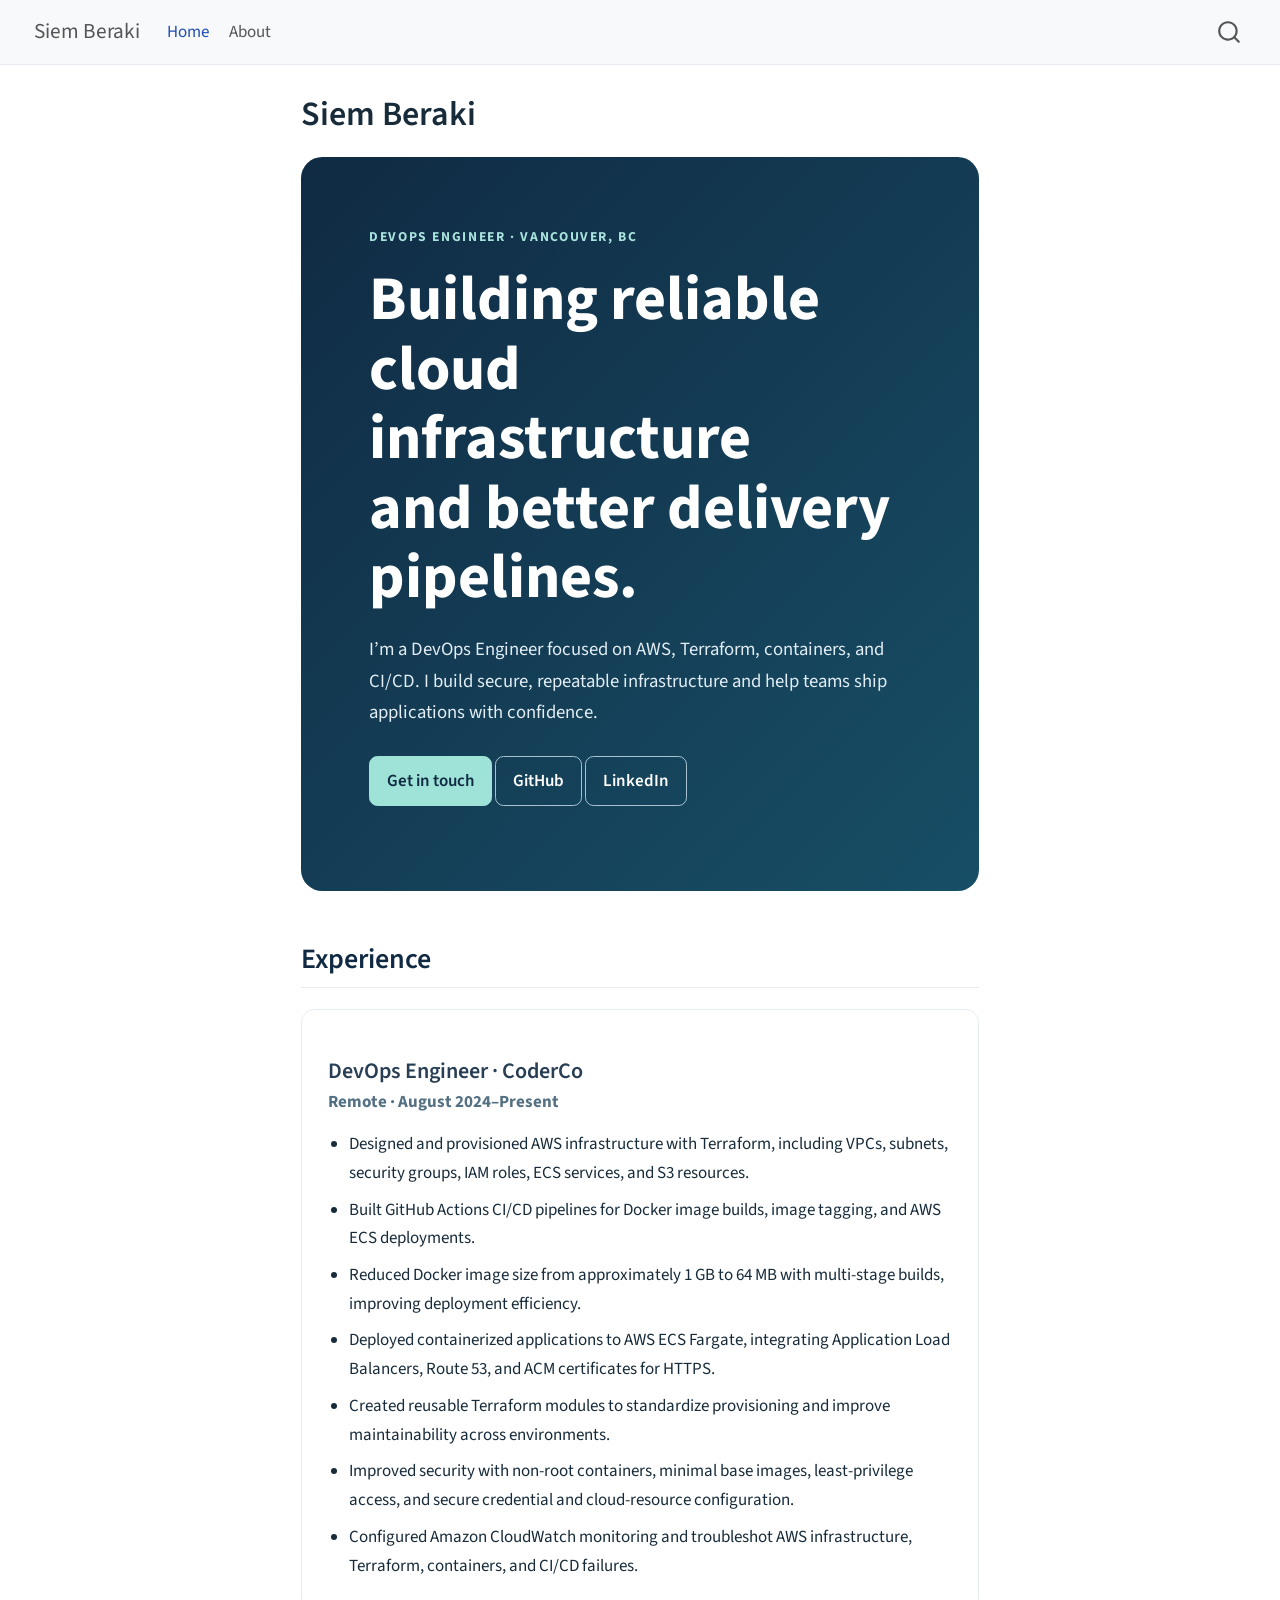
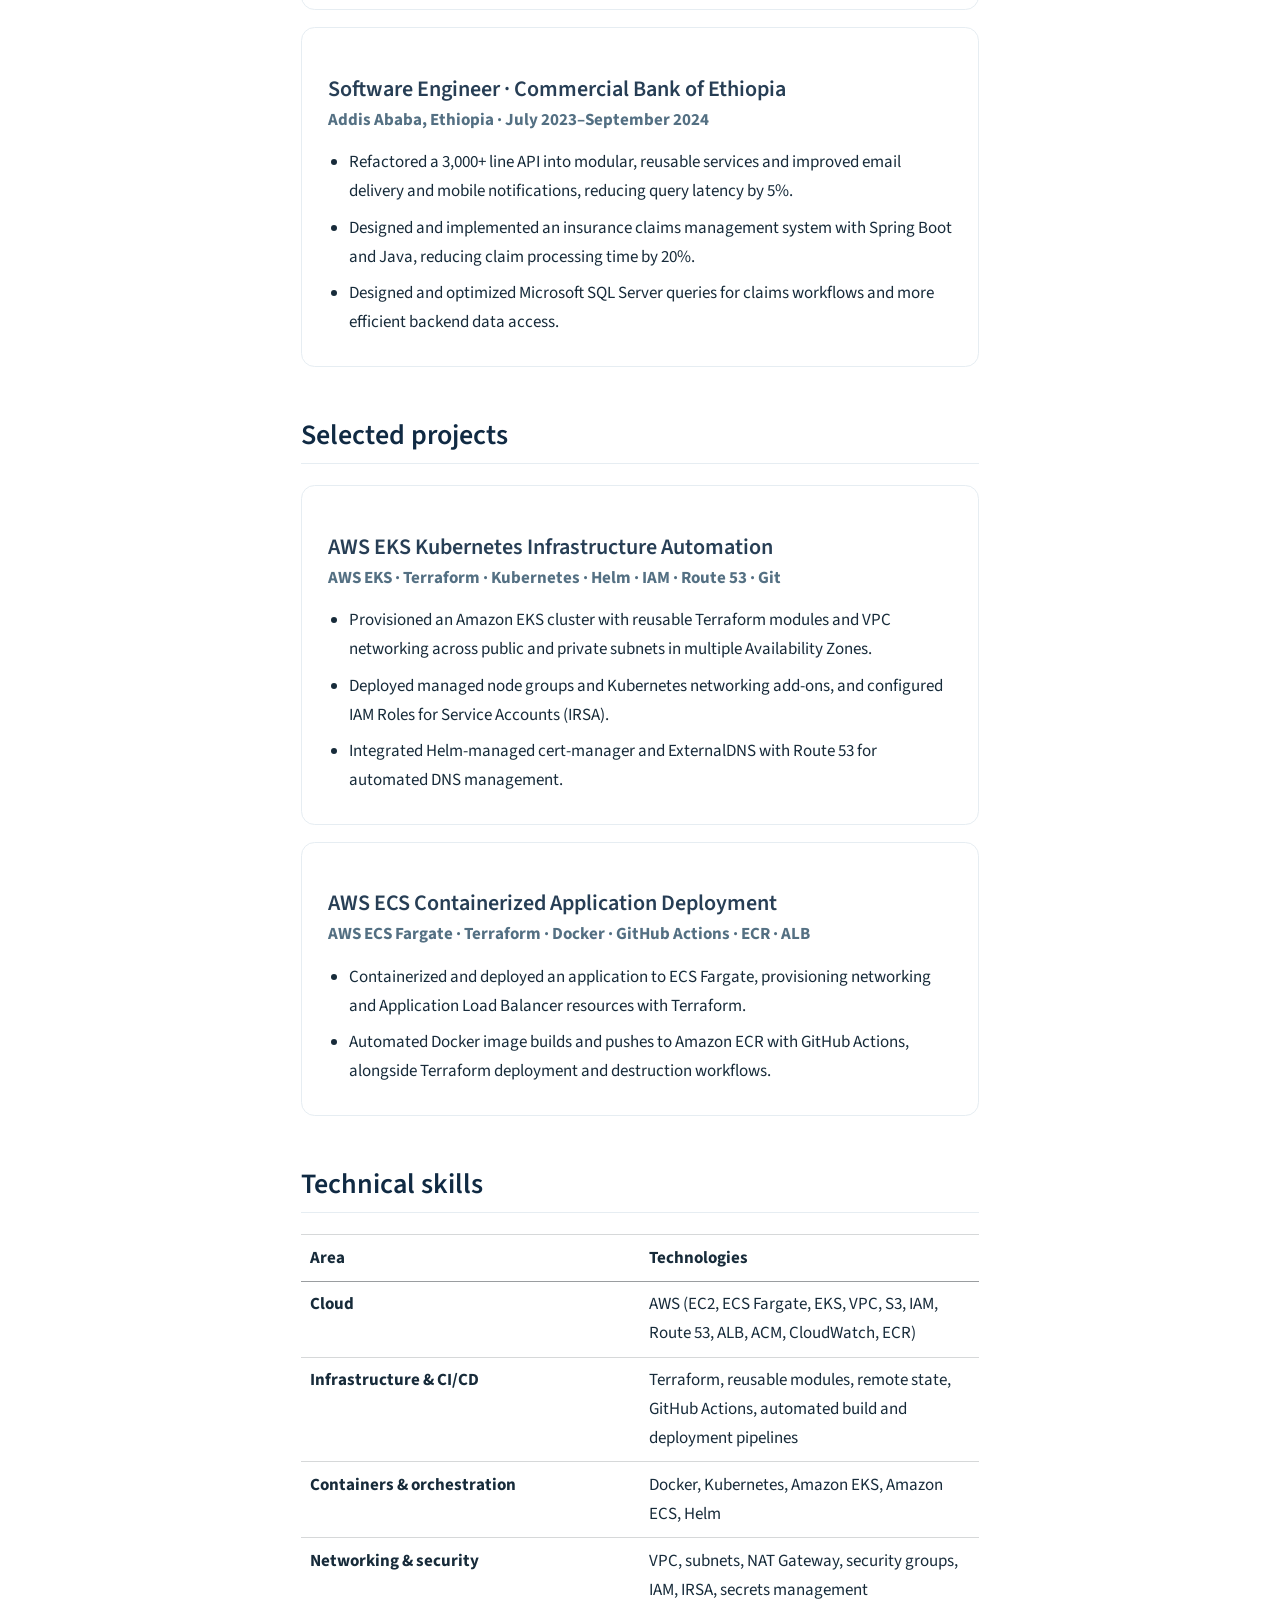
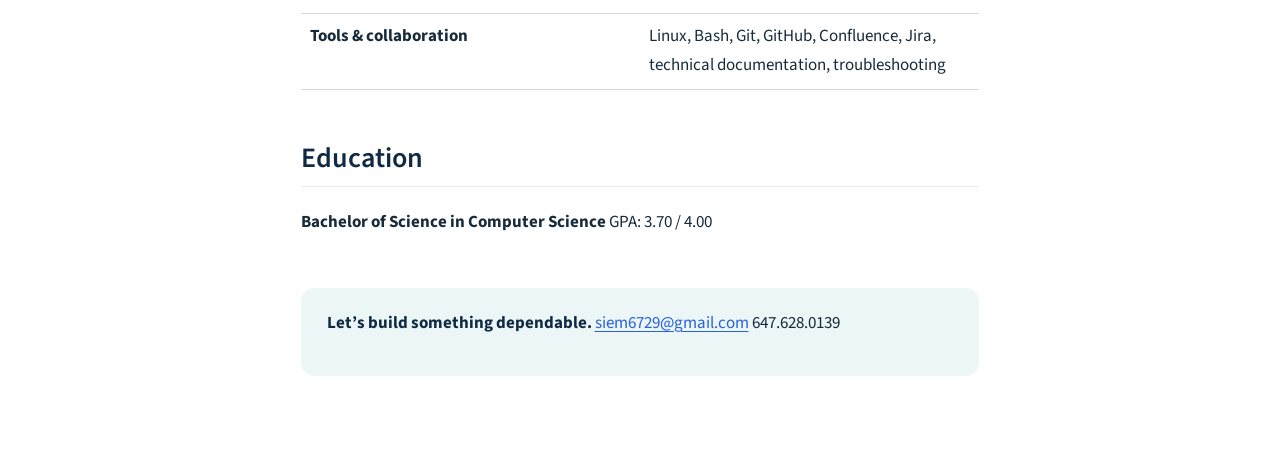
<file: docs/index.html>
<!DOCTYPE html>
<html xmlns="http://www.w3.org/1999/xhtml" lang="en" xml:lang="en"><head>

<meta charset="utf-8">
<meta name="generator" content="quarto-1.8.24">

<meta name="viewport" content="width=device-width, initial-scale=1.0, user-scalable=yes">


<title>Siem Beraki</title>
<style>
code{white-space: pre-wrap;}
span.smallcaps{font-variant: small-caps;}
div.columns{display: flex; gap: min(4vw, 1.5em);}
div.column{flex: auto; overflow-x: auto;}
div.hanging-indent{margin-left: 1.5em; text-indent: -1.5em;}
ul.task-list{list-style: none;}
ul.task-list li input[type="checkbox"] {
  width: 0.8em;
  margin: 0 0.8em 0.2em -1em; /* quarto-specific, see https://github.com/quarto-dev/quarto-cli/issues/4556 */
  vertical-align: middle;
}
</style>


<script src="site_libs/quarto-nav/quarto-nav.js"></script>
<script src="site_libs/quarto-nav/headroom.min.js"></script>
<script src="site_libs/clipboard/clipboard.min.js"></script>
<script src="site_libs/quarto-search/autocomplete.umd.js"></script>
<script src="site_libs/quarto-search/fuse.min.js"></script>
<script src="site_libs/quarto-search/quarto-search.js"></script>
<meta name="quarto:offset" content="./">
<script src="site_libs/quarto-html/quarto.js" type="module"></script>
<script src="site_libs/quarto-html/tabsets/tabsets.js" type="module"></script>
<script src="site_libs/quarto-html/axe/axe-check.js" type="module"></script>
<script src="site_libs/quarto-html/popper.min.js"></script>
<script src="site_libs/quarto-html/tippy.umd.min.js"></script>
<script src="site_libs/quarto-html/anchor.min.js"></script>
<link href="site_libs/quarto-html/tippy.css" rel="stylesheet">
<link href="site_libs/quarto-html/quarto-syntax-highlighting-dc55a5b9e770e841cd82e46aadbfb9b0.css" rel="stylesheet" id="quarto-text-highlighting-styles">
<script src="site_libs/bootstrap/bootstrap.min.js"></script>
<link href="site_libs/bootstrap/bootstrap-icons.css" rel="stylesheet">
<link href="site_libs/bootstrap/bootstrap-0a07d391e0b8c6bb575ac81fe40e0fdb.min.css" rel="stylesheet" append-hash="true" id="quarto-bootstrap" data-mode="light">
<script id="quarto-search-options" type="application/json">{
  "location": "navbar",
  "copy-button": false,
  "collapse-after": 3,
  "panel-placement": "end",
  "type": "overlay",
  "limit": 50,
  "keyboard-shortcut": [
    "f",
    "/",
    "s"
  ],
  "show-item-context": false,
  "language": {
    "search-no-results-text": "No results",
    "search-matching-documents-text": "matching documents",
    "search-copy-link-title": "Copy link to search",
    "search-hide-matches-text": "Hide additional matches",
    "search-more-match-text": "more match in this document",
    "search-more-matches-text": "more matches in this document",
    "search-clear-button-title": "Clear",
    "search-text-placeholder": "",
    "search-detached-cancel-button-title": "Cancel",
    "search-submit-button-title": "Submit",
    "search-label": "Search"
  }
}</script>


<link rel="stylesheet" href="styles.css">
</head>

<body class="nav-fixed fullcontent quarto-light">

<div id="quarto-search-results"></div>
  <header id="quarto-header" class="headroom fixed-top">
    <nav class="navbar navbar-expand-lg " data-bs-theme="dark">
      <div class="navbar-container container-fluid">
      <div class="navbar-brand-container mx-auto">
    <a href="./index.html" class="navbar-brand navbar-brand-logo">
    </a>
    <a class="navbar-brand" href="./index.html">
    <span class="navbar-title">Siem Beraki</span>
    </a>
  </div>
            <div id="quarto-search" class="" title="Search"></div>
          <button class="navbar-toggler" type="button" data-bs-toggle="collapse" data-bs-target="#navbarCollapse" aria-controls="navbarCollapse" role="menu" aria-expanded="false" aria-label="Toggle navigation" onclick="if (window.quartoToggleHeadroom) { window.quartoToggleHeadroom(); }">
  <span class="navbar-toggler-icon"></span>
</button>
          <div class="collapse navbar-collapse" id="navbarCollapse">
            <ul class="navbar-nav navbar-nav-scroll me-auto">
  <li class="nav-item">
    <a class="nav-link active" href="./index.html" aria-current="page">
<span class="menu-text">Home</span></a>
  </li>
  <li class="nav-item">
    <a class="nav-link" href="./about.html">
<span class="menu-text">About</span></a>
  </li>
</ul>
          </div> <!-- /navcollapse -->
            <div class="quarto-navbar-tools">
</div>
      </div> <!-- /container-fluid -->
    </nav>
</header>
<!-- content -->
<div id="quarto-content" class="quarto-container page-columns page-rows-contents page-layout-article page-navbar">
<!-- sidebar -->
<!-- margin-sidebar -->

<!-- main -->
<main class="content" id="quarto-document-content">

<header id="title-block-header" class="quarto-title-block default">
<div class="quarto-title">
<h1 class="title">Siem Beraki</h1>
</div>



<div class="quarto-title-meta">




  </div>



</header>


<div class="hero">
<p class="eyebrow">
DEVOPS ENGINEER · VANCOUVER, BC
</p>
<section id="building-reliable-cloud-infrastructure-and-better-delivery-pipelines." class="level1">
<h1>Building reliable cloud infrastructure<br>and better delivery pipelines.</h1>
<p class="hero-copy">
I’m a DevOps Engineer focused on AWS, Terraform, containers, and CI/CD. I build secure, repeatable infrastructure and help teams ship applications with confidence.
</p>
<div class="hero-links">
<p><a href="mailto:siem6729@gmail.com" class="button button-primary">Get in touch</a> <a href="https://github.com/siemberaki" class="button">GitHub</a> <a href="https://linkedin.com/in/siem-beraki" class="button">LinkedIn</a></p>
</div>
</section>
</div>
<section id="experience" class="level2">
<h2 class="anchored" data-anchor-id="experience">Experience</h2>
<section id="devops-engineer-coderco" class="level3 experience">
<h3 class="anchored" data-anchor-id="devops-engineer-coderco">DevOps Engineer · CoderCo</h3>
<p><strong>Remote · August 2024–Present</strong></p>
<ul>
<li>Designed and provisioned AWS infrastructure with Terraform, including VPCs, subnets, security groups, IAM roles, ECS services, and S3 resources.</li>
<li>Built GitHub Actions CI/CD pipelines for Docker image builds, image tagging, and AWS ECS deployments.</li>
<li>Reduced Docker image size from approximately 1 GB to 64 MB with multi-stage builds, improving deployment efficiency.</li>
<li>Deployed containerized applications to AWS ECS Fargate, integrating Application Load Balancers, Route 53, and ACM certificates for HTTPS.</li>
<li>Created reusable Terraform modules to standardize provisioning and improve maintainability across environments.</li>
<li>Improved security with non-root containers, minimal base images, least-privilege access, and secure credential and cloud-resource configuration.</li>
<li>Configured Amazon CloudWatch monitoring and troubleshot AWS infrastructure, Terraform, containers, and CI/CD failures.</li>
</ul>
</section>
<section id="software-engineer-commercial-bank-of-ethiopia" class="level3 experience">
<h3 class="anchored" data-anchor-id="software-engineer-commercial-bank-of-ethiopia">Software Engineer · Commercial Bank of Ethiopia</h3>
<p><strong>Addis Ababa, Ethiopia · July 2023–September 2024</strong></p>
<ul>
<li>Refactored a 3,000+ line API into modular, reusable services and improved email delivery and mobile notifications, reducing query latency by 5%.</li>
<li>Designed and implemented an insurance claims management system with Spring Boot and Java, reducing claim processing time by 20%.</li>
<li>Designed and optimized Microsoft SQL Server queries for claims workflows and more efficient backend data access.</li>
</ul>
</section>
</section>
<section id="selected-projects" class="level2">
<h2 class="anchored" data-anchor-id="selected-projects">Selected projects</h2>
<section id="aws-eks-kubernetes-infrastructure-automation" class="level3 project">
<h3 class="anchored" data-anchor-id="aws-eks-kubernetes-infrastructure-automation">AWS EKS Kubernetes Infrastructure Automation</h3>
<p><strong>AWS EKS · Terraform · Kubernetes · Helm · IAM · Route 53 · Git</strong></p>
<ul>
<li>Provisioned an Amazon EKS cluster with reusable Terraform modules and VPC networking across public and private subnets in multiple Availability Zones.</li>
<li>Deployed managed node groups and Kubernetes networking add-ons, and configured IAM Roles for Service Accounts (IRSA).</li>
<li>Integrated Helm-managed cert-manager and ExternalDNS with Route 53 for automated DNS management.</li>
</ul>
</section>
<section id="aws-ecs-containerized-application-deployment" class="level3 project">
<h3 class="anchored" data-anchor-id="aws-ecs-containerized-application-deployment">AWS ECS Containerized Application Deployment</h3>
<p><strong>AWS ECS Fargate · Terraform · Docker · GitHub Actions · ECR · ALB</strong></p>
<ul>
<li>Containerized and deployed an application to ECS Fargate, provisioning networking and Application Load Balancer resources with Terraform.</li>
<li>Automated Docker image builds and pushes to Amazon ECR with GitHub Actions, alongside Terraform deployment and destruction workflows.</li>
</ul>
</section>
</section>
<section id="technical-skills" class="level2">
<h2 class="anchored" data-anchor-id="technical-skills">Technical skills</h2>
<table class="caption-top table">
<colgroup>
<col style="width: 50%">
<col style="width: 50%">
</colgroup>
<thead>
<tr class="header">
<th style="text-align: left;">Area</th>
<th style="text-align: left;">Technologies</th>
</tr>
</thead>
<tbody>
<tr class="odd">
<td style="text-align: left;"><strong>Cloud</strong></td>
<td style="text-align: left;">AWS (EC2, ECS Fargate, EKS, VPC, S3, IAM, Route 53, ALB, ACM, CloudWatch, ECR)</td>
</tr>
<tr class="even">
<td style="text-align: left;"><strong>Infrastructure &amp; CI/CD</strong></td>
<td style="text-align: left;">Terraform, reusable modules, remote state, GitHub Actions, automated build and deployment pipelines</td>
</tr>
<tr class="odd">
<td style="text-align: left;"><strong>Containers &amp; orchestration</strong></td>
<td style="text-align: left;">Docker, Kubernetes, Amazon EKS, Amazon ECS, Helm</td>
</tr>
<tr class="even">
<td style="text-align: left;"><strong>Networking &amp; security</strong></td>
<td style="text-align: left;">VPC, subnets, NAT Gateway, security groups, IAM, IRSA, secrets management</td>
</tr>
<tr class="odd">
<td style="text-align: left;"><strong>Tools &amp; collaboration</strong></td>
<td style="text-align: left;">Linux, Bash, Git, GitHub, Confluence, Jira, technical documentation, troubleshooting</td>
</tr>
</tbody>
</table>
</section>
<section id="education" class="level2">
<h2 class="anchored" data-anchor-id="education">Education</h2>
<p><strong>Bachelor of Science in Computer Science</strong> GPA: 3.70 / 4.00</p>
<div class="contact-strip">
<p><strong>Let’s build something dependable.</strong> <a href="mailto:siem6729@gmail.com">siem6729@gmail.com</a> 647.628.0139</p>
</div>


</section>

</main> <!-- /main -->
<script id="quarto-html-after-body" type="application/javascript">
  window.document.addEventListener("DOMContentLoaded", function (event) {
    const icon = "";
    const anchorJS = new window.AnchorJS();
    anchorJS.options = {
      placement: 'right',
      icon: icon
    };
    anchorJS.add('.anchored');
    const isCodeAnnotation = (el) => {
      for (const clz of el.classList) {
        if (clz.startsWith('code-annotation-')) {
          return true;
        }
      }
      return false;
    }
    const onCopySuccess = function(e) {
      // button target
      const button = e.trigger;
      // don't keep focus
      button.blur();
      // flash "checked"
      button.classList.add('code-copy-button-checked');
      var currentTitle = button.getAttribute("title");
      button.setAttribute("title", "Copied!");
      let tooltip;
      if (window.bootstrap) {
        button.setAttribute("data-bs-toggle", "tooltip");
        button.setAttribute("data-bs-placement", "left");
        button.setAttribute("data-bs-title", "Copied!");
        tooltip = new bootstrap.Tooltip(button,
          { trigger: "manual",
            customClass: "code-copy-button-tooltip",
            offset: [0, -8]});
        tooltip.show();
      }
      setTimeout(function() {
        if (tooltip) {
          tooltip.hide();
          button.removeAttribute("data-bs-title");
          button.removeAttribute("data-bs-toggle");
          button.removeAttribute("data-bs-placement");
        }
        button.setAttribute("title", currentTitle);
        button.classList.remove('code-copy-button-checked');
      }, 1000);
      // clear code selection
      e.clearSelection();
    }
    const getTextToCopy = function(trigger) {
      const outerScaffold = trigger.parentElement.cloneNode(true);
      const codeEl = outerScaffold.querySelector('code');
      for (const childEl of codeEl.children) {
        if (isCodeAnnotation(childEl)) {
          childEl.remove();
        }
      }
      return codeEl.innerText;
    }
    const clipboard = new window.ClipboardJS('.code-copy-button:not([data-in-quarto-modal])', {
      text: getTextToCopy
    });
    clipboard.on('success', onCopySuccess);
    if (window.document.getElementById('quarto-embedded-source-code-modal')) {
      const clipboardModal = new window.ClipboardJS('.code-copy-button[data-in-quarto-modal]', {
        text: getTextToCopy,
        container: window.document.getElementById('quarto-embedded-source-code-modal')
      });
      clipboardModal.on('success', onCopySuccess);
    }
      var localhostRegex = new RegExp(/^(?:http|https):\/\/localhost\:?[0-9]*\//);
      var mailtoRegex = new RegExp(/^mailto:/);
        var filterRegex = new RegExp('/' + window.location.host + '/');
      var isInternal = (href) => {
          return filterRegex.test(href) || localhostRegex.test(href) || mailtoRegex.test(href);
      }
      // Inspect non-navigation links and adorn them if external
     var links = window.document.querySelectorAll('a[href]:not(.nav-link):not(.navbar-brand):not(.toc-action):not(.sidebar-link):not(.sidebar-item-toggle):not(.pagination-link):not(.no-external):not([aria-hidden]):not(.dropdown-item):not(.quarto-navigation-tool):not(.about-link)');
      for (var i=0; i<links.length; i++) {
        const link = links[i];
        if (!isInternal(link.href)) {
          // undo the damage that might have been done by quarto-nav.js in the case of
          // links that we want to consider external
          if (link.dataset.originalHref !== undefined) {
            link.href = link.dataset.originalHref;
          }
        }
      }
    function tippyHover(el, contentFn, onTriggerFn, onUntriggerFn) {
      const config = {
        allowHTML: true,
        maxWidth: 500,
        delay: 100,
        arrow: false,
        appendTo: function(el) {
            return el.parentElement;
        },
        interactive: true,
        interactiveBorder: 10,
        theme: 'quarto',
        placement: 'bottom-start',
      };
      if (contentFn) {
        config.content = contentFn;
      }
      if (onTriggerFn) {
        config.onTrigger = onTriggerFn;
      }
      if (onUntriggerFn) {
        config.onUntrigger = onUntriggerFn;
      }
      window.tippy(el, config);
    }
    const noterefs = window.document.querySelectorAll('a[role="doc-noteref"]');
    for (var i=0; i<noterefs.length; i++) {
      const ref = noterefs[i];
      tippyHover(ref, function() {
        // use id or data attribute instead here
        let href = ref.getAttribute('data-footnote-href') || ref.getAttribute('href');
        try { href = new URL(href).hash; } catch {}
        const id = href.replace(/^#\/?/, "");
        const note = window.document.getElementById(id);
        if (note) {
          return note.innerHTML;
        } else {
          return "";
        }
      });
    }
    const xrefs = window.document.querySelectorAll('a.quarto-xref');
    const processXRef = (id, note) => {
      // Strip column container classes
      const stripColumnClz = (el) => {
        el.classList.remove("page-full", "page-columns");
        if (el.children) {
          for (const child of el.children) {
            stripColumnClz(child);
          }
        }
      }
      stripColumnClz(note)
      if (id === null || id.startsWith('sec-')) {
        // Special case sections, only their first couple elements
        const container = document.createElement("div");
        if (note.children && note.children.length > 2) {
          container.appendChild(note.children[0].cloneNode(true));
          for (let i = 1; i < note.children.length; i++) {
            const child = note.children[i];
            if (child.tagName === "P" && child.innerText === "") {
              continue;
            } else {
              container.appendChild(child.cloneNode(true));
              break;
            }
          }
          if (window.Quarto?.typesetMath) {
            window.Quarto.typesetMath(container);
          }
          return container.innerHTML
        } else {
          if (window.Quarto?.typesetMath) {
            window.Quarto.typesetMath(note);
          }
          return note.innerHTML;
        }
      } else {
        // Remove any anchor links if they are present
        const anchorLink = note.querySelector('a.anchorjs-link');
        if (anchorLink) {
          anchorLink.remove();
        }
        if (window.Quarto?.typesetMath) {
          window.Quarto.typesetMath(note);
        }
        if (note.classList.contains("callout")) {
          return note.outerHTML;
        } else {
          return note.innerHTML;
        }
      }
    }
    for (var i=0; i<xrefs.length; i++) {
      const xref = xrefs[i];
      tippyHover(xref, undefined, function(instance) {
        instance.disable();
        let url = xref.getAttribute('href');
        let hash = undefined;
        if (url.startsWith('#')) {
          hash = url;
        } else {
          try { hash = new URL(url).hash; } catch {}
        }
        if (hash) {
          const id = hash.replace(/^#\/?/, "");
          const note = window.document.getElementById(id);
          if (note !== null) {
            try {
              const html = processXRef(id, note.cloneNode(true));
              instance.setContent(html);
            } finally {
              instance.enable();
              instance.show();
            }
          } else {
            // See if we can fetch this
            fetch(url.split('#')[0])
            .then(res => res.text())
            .then(html => {
              const parser = new DOMParser();
              const htmlDoc = parser.parseFromString(html, "text/html");
              const note = htmlDoc.getElementById(id);
              if (note !== null) {
                const html = processXRef(id, note);
                instance.setContent(html);
              }
            }).finally(() => {
              instance.enable();
              instance.show();
            });
          }
        } else {
          // See if we can fetch a full url (with no hash to target)
          // This is a special case and we should probably do some content thinning / targeting
          fetch(url)
          .then(res => res.text())
          .then(html => {
            const parser = new DOMParser();
            const htmlDoc = parser.parseFromString(html, "text/html");
            const note = htmlDoc.querySelector('main.content');
            if (note !== null) {
              // This should only happen for chapter cross references
              // (since there is no id in the URL)
              // remove the first header
              if (note.children.length > 0 && note.children[0].tagName === "HEADER") {
                note.children[0].remove();
              }
              const html = processXRef(null, note);
              instance.setContent(html);
            }
          }).finally(() => {
            instance.enable();
            instance.show();
          });
        }
      }, function(instance) {
      });
    }
        let selectedAnnoteEl;
        const selectorForAnnotation = ( cell, annotation) => {
          let cellAttr = 'data-code-cell="' + cell + '"';
          let lineAttr = 'data-code-annotation="' +  annotation + '"';
          const selector = 'span[' + cellAttr + '][' + lineAttr + ']';
          return selector;
        }
        const selectCodeLines = (annoteEl) => {
          const doc = window.document;
          const targetCell = annoteEl.getAttribute("data-target-cell");
          const targetAnnotation = annoteEl.getAttribute("data-target-annotation");
          const annoteSpan = window.document.querySelector(selectorForAnnotation(targetCell, targetAnnotation));
          const lines = annoteSpan.getAttribute("data-code-lines").split(",");
          const lineIds = lines.map((line) => {
            return targetCell + "-" + line;
          })
          let top = null;
          let height = null;
          let parent = null;
          if (lineIds.length > 0) {
              //compute the position of the single el (top and bottom and make a div)
              const el = window.document.getElementById(lineIds[0]);
              top = el.offsetTop;
              height = el.offsetHeight;
              parent = el.parentElement.parentElement;
            if (lineIds.length > 1) {
              const lastEl = window.document.getElementById(lineIds[lineIds.length - 1]);
              const bottom = lastEl.offsetTop + lastEl.offsetHeight;
              height = bottom - top;
            }
            if (top !== null && height !== null && parent !== null) {
              // cook up a div (if necessary) and position it
              let div = window.document.getElementById("code-annotation-line-highlight");
              if (div === null) {
                div = window.document.createElement("div");
                div.setAttribute("id", "code-annotation-line-highlight");
                div.style.position = 'absolute';
                parent.appendChild(div);
              }
              div.style.top = top - 2 + "px";
              div.style.height = height + 4 + "px";
              div.style.left = 0;
              let gutterDiv = window.document.getElementById("code-annotation-line-highlight-gutter");
              if (gutterDiv === null) {
                gutterDiv = window.document.createElement("div");
                gutterDiv.setAttribute("id", "code-annotation-line-highlight-gutter");
                gutterDiv.style.position = 'absolute';
                const codeCell = window.document.getElementById(targetCell);
                const gutter = codeCell.querySelector('.code-annotation-gutter');
                gutter.appendChild(gutterDiv);
              }
              gutterDiv.style.top = top - 2 + "px";
              gutterDiv.style.height = height + 4 + "px";
            }
            selectedAnnoteEl = annoteEl;
          }
        };
        const unselectCodeLines = () => {
          const elementsIds = ["code-annotation-line-highlight", "code-annotation-line-highlight-gutter"];
          elementsIds.forEach((elId) => {
            const div = window.document.getElementById(elId);
            if (div) {
              div.remove();
            }
          });
          selectedAnnoteEl = undefined;
        };
          // Handle positioning of the toggle
      window.addEventListener(
        "resize",
        throttle(() => {
          elRect = undefined;
          if (selectedAnnoteEl) {
            selectCodeLines(selectedAnnoteEl);
          }
        }, 10)
      );
      function throttle(fn, ms) {
      let throttle = false;
      let timer;
        return (...args) => {
          if(!throttle) { // first call gets through
              fn.apply(this, args);
              throttle = true;
          } else { // all the others get throttled
              if(timer) clearTimeout(timer); // cancel #2
              timer = setTimeout(() => {
                fn.apply(this, args);
                timer = throttle = false;
              }, ms);
          }
        };
      }
        // Attach click handler to the DT
        const annoteDls = window.document.querySelectorAll('dt[data-target-cell]');
        for (const annoteDlNode of annoteDls) {
          annoteDlNode.addEventListener('click', (event) => {
            const clickedEl = event.target;
            if (clickedEl !== selectedAnnoteEl) {
              unselectCodeLines();
              const activeEl = window.document.querySelector('dt[data-target-cell].code-annotation-active');
              if (activeEl) {
                activeEl.classList.remove('code-annotation-active');
              }
              selectCodeLines(clickedEl);
              clickedEl.classList.add('code-annotation-active');
            } else {
              // Unselect the line
              unselectCodeLines();
              clickedEl.classList.remove('code-annotation-active');
            }
          });
        }
    const findCites = (el) => {
      const parentEl = el.parentElement;
      if (parentEl) {
        const cites = parentEl.dataset.cites;
        if (cites) {
          return {
            el,
            cites: cites.split(' ')
          };
        } else {
          return findCites(el.parentElement)
        }
      } else {
        return undefined;
      }
    };
    var bibliorefs = window.document.querySelectorAll('a[role="doc-biblioref"]');
    for (var i=0; i<bibliorefs.length; i++) {
      const ref = bibliorefs[i];
      const citeInfo = findCites(ref);
      if (citeInfo) {
        tippyHover(citeInfo.el, function() {
          var popup = window.document.createElement('div');
          citeInfo.cites.forEach(function(cite) {
            var citeDiv = window.document.createElement('div');
            citeDiv.classList.add('hanging-indent');
            citeDiv.classList.add('csl-entry');
            var biblioDiv = window.document.getElementById('ref-' + cite);
            if (biblioDiv) {
              citeDiv.innerHTML = biblioDiv.innerHTML;
            }
            popup.appendChild(citeDiv);
          });
          return popup.innerHTML;
        });
      }
    }
  });
  </script>
</div> <!-- /content -->




</body></html>
</file>
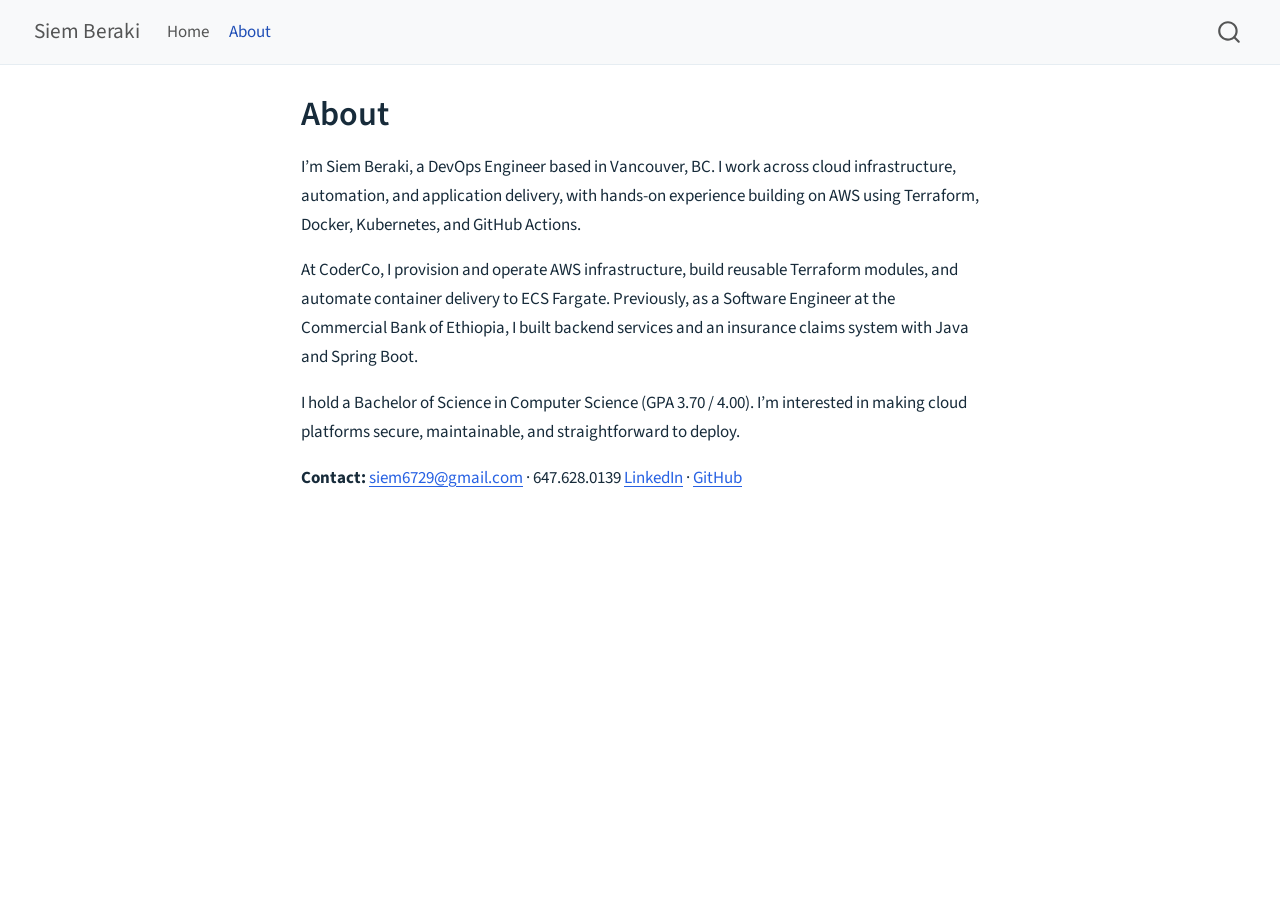
<file: docs/about.html>
<!DOCTYPE html>
<html xmlns="http://www.w3.org/1999/xhtml" lang="en" xml:lang="en"><head>

<meta charset="utf-8">
<meta name="generator" content="quarto-1.8.24">

<meta name="viewport" content="width=device-width, initial-scale=1.0, user-scalable=yes">


<title>About – Siem Beraki</title>
<style>
code{white-space: pre-wrap;}
span.smallcaps{font-variant: small-caps;}
div.columns{display: flex; gap: min(4vw, 1.5em);}
div.column{flex: auto; overflow-x: auto;}
div.hanging-indent{margin-left: 1.5em; text-indent: -1.5em;}
ul.task-list{list-style: none;}
ul.task-list li input[type="checkbox"] {
  width: 0.8em;
  margin: 0 0.8em 0.2em -1em; /* quarto-specific, see https://github.com/quarto-dev/quarto-cli/issues/4556 */
  vertical-align: middle;
}
</style>


<script src="site_libs/quarto-nav/quarto-nav.js"></script>
<script src="site_libs/quarto-nav/headroom.min.js"></script>
<script src="site_libs/clipboard/clipboard.min.js"></script>
<script src="site_libs/quarto-search/autocomplete.umd.js"></script>
<script src="site_libs/quarto-search/fuse.min.js"></script>
<script src="site_libs/quarto-search/quarto-search.js"></script>
<meta name="quarto:offset" content="./">
<script src="site_libs/quarto-html/quarto.js" type="module"></script>
<script src="site_libs/quarto-html/tabsets/tabsets.js" type="module"></script>
<script src="site_libs/quarto-html/axe/axe-check.js" type="module"></script>
<script src="site_libs/quarto-html/popper.min.js"></script>
<script src="site_libs/quarto-html/tippy.umd.min.js"></script>
<script src="site_libs/quarto-html/anchor.min.js"></script>
<link href="site_libs/quarto-html/tippy.css" rel="stylesheet">
<link href="site_libs/quarto-html/quarto-syntax-highlighting-dc55a5b9e770e841cd82e46aadbfb9b0.css" rel="stylesheet" id="quarto-text-highlighting-styles">
<script src="site_libs/bootstrap/bootstrap.min.js"></script>
<link href="site_libs/bootstrap/bootstrap-icons.css" rel="stylesheet">
<link href="site_libs/bootstrap/bootstrap-0a07d391e0b8c6bb575ac81fe40e0fdb.min.css" rel="stylesheet" append-hash="true" id="quarto-bootstrap" data-mode="light">
<script id="quarto-search-options" type="application/json">{
  "location": "navbar",
  "copy-button": false,
  "collapse-after": 3,
  "panel-placement": "end",
  "type": "overlay",
  "limit": 50,
  "keyboard-shortcut": [
    "f",
    "/",
    "s"
  ],
  "show-item-context": false,
  "language": {
    "search-no-results-text": "No results",
    "search-matching-documents-text": "matching documents",
    "search-copy-link-title": "Copy link to search",
    "search-hide-matches-text": "Hide additional matches",
    "search-more-match-text": "more match in this document",
    "search-more-matches-text": "more matches in this document",
    "search-clear-button-title": "Clear",
    "search-text-placeholder": "",
    "search-detached-cancel-button-title": "Cancel",
    "search-submit-button-title": "Submit",
    "search-label": "Search"
  }
}</script>


<link rel="stylesheet" href="styles.css">
</head>

<body class="nav-fixed fullcontent quarto-light">

<div id="quarto-search-results"></div>
  <header id="quarto-header" class="headroom fixed-top">
    <nav class="navbar navbar-expand-lg " data-bs-theme="dark">
      <div class="navbar-container container-fluid">
      <div class="navbar-brand-container mx-auto">
    <a href="./index.html" class="navbar-brand navbar-brand-logo">
    </a>
    <a class="navbar-brand" href="./index.html">
    <span class="navbar-title">Siem Beraki</span>
    </a>
  </div>
            <div id="quarto-search" class="" title="Search"></div>
          <button class="navbar-toggler" type="button" data-bs-toggle="collapse" data-bs-target="#navbarCollapse" aria-controls="navbarCollapse" role="menu" aria-expanded="false" aria-label="Toggle navigation" onclick="if (window.quartoToggleHeadroom) { window.quartoToggleHeadroom(); }">
  <span class="navbar-toggler-icon"></span>
</button>
          <div class="collapse navbar-collapse" id="navbarCollapse">
            <ul class="navbar-nav navbar-nav-scroll me-auto">
  <li class="nav-item">
    <a class="nav-link" href="./index.html">
<span class="menu-text">Home</span></a>
  </li>
  <li class="nav-item">
    <a class="nav-link active" href="./about.html" aria-current="page">
<span class="menu-text">About</span></a>
  </li>
</ul>
          </div> <!-- /navcollapse -->
            <div class="quarto-navbar-tools">
</div>
      </div> <!-- /container-fluid -->
    </nav>
</header>
<!-- content -->
<div id="quarto-content" class="quarto-container page-columns page-rows-contents page-layout-article page-navbar">
<!-- sidebar -->
<!-- margin-sidebar -->

<!-- main -->
<main class="content" id="quarto-document-content">

<header id="title-block-header" class="quarto-title-block default">
<div class="quarto-title">
<h1 class="title">About</h1>
</div>



<div class="quarto-title-meta">




  </div>



</header>


<p>I’m Siem Beraki, a DevOps Engineer based in Vancouver, BC. I work across cloud infrastructure, automation, and application delivery, with hands-on experience building on AWS using Terraform, Docker, Kubernetes, and GitHub Actions.</p>
<p>At CoderCo, I provision and operate AWS infrastructure, build reusable Terraform modules, and automate container delivery to ECS Fargate. Previously, as a Software Engineer at the Commercial Bank of Ethiopia, I built backend services and an insurance claims system with Java and Spring Boot.</p>
<p>I hold a Bachelor of Science in Computer Science (GPA 3.70 / 4.00). I’m interested in making cloud platforms secure, maintainable, and straightforward to deploy.</p>
<p><strong>Contact:</strong> <a href="mailto:siem6729@gmail.com">siem6729@gmail.com</a> · 647.628.0139 <a href="https://linkedin.com/in/siem-beraki">LinkedIn</a> · <a href="https://github.com/siemberaki">GitHub</a></p>



</main> <!-- /main -->
<script id="quarto-html-after-body" type="application/javascript">
  window.document.addEventListener("DOMContentLoaded", function (event) {
    const icon = "";
    const anchorJS = new window.AnchorJS();
    anchorJS.options = {
      placement: 'right',
      icon: icon
    };
    anchorJS.add('.anchored');
    const isCodeAnnotation = (el) => {
      for (const clz of el.classList) {
        if (clz.startsWith('code-annotation-')) {
          return true;
        }
      }
      return false;
    }
    const onCopySuccess = function(e) {
      // button target
      const button = e.trigger;
      // don't keep focus
      button.blur();
      // flash "checked"
      button.classList.add('code-copy-button-checked');
      var currentTitle = button.getAttribute("title");
      button.setAttribute("title", "Copied!");
      let tooltip;
      if (window.bootstrap) {
        button.setAttribute("data-bs-toggle", "tooltip");
        button.setAttribute("data-bs-placement", "left");
        button.setAttribute("data-bs-title", "Copied!");
        tooltip = new bootstrap.Tooltip(button,
          { trigger: "manual",
            customClass: "code-copy-button-tooltip",
            offset: [0, -8]});
        tooltip.show();
      }
      setTimeout(function() {
        if (tooltip) {
          tooltip.hide();
          button.removeAttribute("data-bs-title");
          button.removeAttribute("data-bs-toggle");
          button.removeAttribute("data-bs-placement");
        }
        button.setAttribute("title", currentTitle);
        button.classList.remove('code-copy-button-checked');
      }, 1000);
      // clear code selection
      e.clearSelection();
    }
    const getTextToCopy = function(trigger) {
      const outerScaffold = trigger.parentElement.cloneNode(true);
      const codeEl = outerScaffold.querySelector('code');
      for (const childEl of codeEl.children) {
        if (isCodeAnnotation(childEl)) {
          childEl.remove();
        }
      }
      return codeEl.innerText;
    }
    const clipboard = new window.ClipboardJS('.code-copy-button:not([data-in-quarto-modal])', {
      text: getTextToCopy
    });
    clipboard.on('success', onCopySuccess);
    if (window.document.getElementById('quarto-embedded-source-code-modal')) {
      const clipboardModal = new window.ClipboardJS('.code-copy-button[data-in-quarto-modal]', {
        text: getTextToCopy,
        container: window.document.getElementById('quarto-embedded-source-code-modal')
      });
      clipboardModal.on('success', onCopySuccess);
    }
      var localhostRegex = new RegExp(/^(?:http|https):\/\/localhost\:?[0-9]*\//);
      var mailtoRegex = new RegExp(/^mailto:/);
        var filterRegex = new RegExp('/' + window.location.host + '/');
      var isInternal = (href) => {
          return filterRegex.test(href) || localhostRegex.test(href) || mailtoRegex.test(href);
      }
      // Inspect non-navigation links and adorn them if external
     var links = window.document.querySelectorAll('a[href]:not(.nav-link):not(.navbar-brand):not(.toc-action):not(.sidebar-link):not(.sidebar-item-toggle):not(.pagination-link):not(.no-external):not([aria-hidden]):not(.dropdown-item):not(.quarto-navigation-tool):not(.about-link)');
      for (var i=0; i<links.length; i++) {
        const link = links[i];
        if (!isInternal(link.href)) {
          // undo the damage that might have been done by quarto-nav.js in the case of
          // links that we want to consider external
          if (link.dataset.originalHref !== undefined) {
            link.href = link.dataset.originalHref;
          }
        }
      }
    function tippyHover(el, contentFn, onTriggerFn, onUntriggerFn) {
      const config = {
        allowHTML: true,
        maxWidth: 500,
        delay: 100,
        arrow: false,
        appendTo: function(el) {
            return el.parentElement;
        },
        interactive: true,
        interactiveBorder: 10,
        theme: 'quarto',
        placement: 'bottom-start',
      };
      if (contentFn) {
        config.content = contentFn;
      }
      if (onTriggerFn) {
        config.onTrigger = onTriggerFn;
      }
      if (onUntriggerFn) {
        config.onUntrigger = onUntriggerFn;
      }
      window.tippy(el, config);
    }
    const noterefs = window.document.querySelectorAll('a[role="doc-noteref"]');
    for (var i=0; i<noterefs.length; i++) {
      const ref = noterefs[i];
      tippyHover(ref, function() {
        // use id or data attribute instead here
        let href = ref.getAttribute('data-footnote-href') || ref.getAttribute('href');
        try { href = new URL(href).hash; } catch {}
        const id = href.replace(/^#\/?/, "");
        const note = window.document.getElementById(id);
        if (note) {
          return note.innerHTML;
        } else {
          return "";
        }
      });
    }
    const xrefs = window.document.querySelectorAll('a.quarto-xref');
    const processXRef = (id, note) => {
      // Strip column container classes
      const stripColumnClz = (el) => {
        el.classList.remove("page-full", "page-columns");
        if (el.children) {
          for (const child of el.children) {
            stripColumnClz(child);
          }
        }
      }
      stripColumnClz(note)
      if (id === null || id.startsWith('sec-')) {
        // Special case sections, only their first couple elements
        const container = document.createElement("div");
        if (note.children && note.children.length > 2) {
          container.appendChild(note.children[0].cloneNode(true));
          for (let i = 1; i < note.children.length; i++) {
            const child = note.children[i];
            if (child.tagName === "P" && child.innerText === "") {
              continue;
            } else {
              container.appendChild(child.cloneNode(true));
              break;
            }
          }
          if (window.Quarto?.typesetMath) {
            window.Quarto.typesetMath(container);
          }
          return container.innerHTML
        } else {
          if (window.Quarto?.typesetMath) {
            window.Quarto.typesetMath(note);
          }
          return note.innerHTML;
        }
      } else {
        // Remove any anchor links if they are present
        const anchorLink = note.querySelector('a.anchorjs-link');
        if (anchorLink) {
          anchorLink.remove();
        }
        if (window.Quarto?.typesetMath) {
          window.Quarto.typesetMath(note);
        }
        if (note.classList.contains("callout")) {
          return note.outerHTML;
        } else {
          return note.innerHTML;
        }
      }
    }
    for (var i=0; i<xrefs.length; i++) {
      const xref = xrefs[i];
      tippyHover(xref, undefined, function(instance) {
        instance.disable();
        let url = xref.getAttribute('href');
        let hash = undefined;
        if (url.startsWith('#')) {
          hash = url;
        } else {
          try { hash = new URL(url).hash; } catch {}
        }
        if (hash) {
          const id = hash.replace(/^#\/?/, "");
          const note = window.document.getElementById(id);
          if (note !== null) {
            try {
              const html = processXRef(id, note.cloneNode(true));
              instance.setContent(html);
            } finally {
              instance.enable();
              instance.show();
            }
          } else {
            // See if we can fetch this
            fetch(url.split('#')[0])
            .then(res => res.text())
            .then(html => {
              const parser = new DOMParser();
              const htmlDoc = parser.parseFromString(html, "text/html");
              const note = htmlDoc.getElementById(id);
              if (note !== null) {
                const html = processXRef(id, note);
                instance.setContent(html);
              }
            }).finally(() => {
              instance.enable();
              instance.show();
            });
          }
        } else {
          // See if we can fetch a full url (with no hash to target)
          // This is a special case and we should probably do some content thinning / targeting
          fetch(url)
          .then(res => res.text())
          .then(html => {
            const parser = new DOMParser();
            const htmlDoc = parser.parseFromString(html, "text/html");
            const note = htmlDoc.querySelector('main.content');
            if (note !== null) {
              // This should only happen for chapter cross references
              // (since there is no id in the URL)
              // remove the first header
              if (note.children.length > 0 && note.children[0].tagName === "HEADER") {
                note.children[0].remove();
              }
              const html = processXRef(null, note);
              instance.setContent(html);
            }
          }).finally(() => {
            instance.enable();
            instance.show();
          });
        }
      }, function(instance) {
      });
    }
        let selectedAnnoteEl;
        const selectorForAnnotation = ( cell, annotation) => {
          let cellAttr = 'data-code-cell="' + cell + '"';
          let lineAttr = 'data-code-annotation="' +  annotation + '"';
          const selector = 'span[' + cellAttr + '][' + lineAttr + ']';
          return selector;
        }
        const selectCodeLines = (annoteEl) => {
          const doc = window.document;
          const targetCell = annoteEl.getAttribute("data-target-cell");
          const targetAnnotation = annoteEl.getAttribute("data-target-annotation");
          const annoteSpan = window.document.querySelector(selectorForAnnotation(targetCell, targetAnnotation));
          const lines = annoteSpan.getAttribute("data-code-lines").split(",");
          const lineIds = lines.map((line) => {
            return targetCell + "-" + line;
          })
          let top = null;
          let height = null;
          let parent = null;
          if (lineIds.length > 0) {
              //compute the position of the single el (top and bottom and make a div)
              const el = window.document.getElementById(lineIds[0]);
              top = el.offsetTop;
              height = el.offsetHeight;
              parent = el.parentElement.parentElement;
            if (lineIds.length > 1) {
              const lastEl = window.document.getElementById(lineIds[lineIds.length - 1]);
              const bottom = lastEl.offsetTop + lastEl.offsetHeight;
              height = bottom - top;
            }
            if (top !== null && height !== null && parent !== null) {
              // cook up a div (if necessary) and position it
              let div = window.document.getElementById("code-annotation-line-highlight");
              if (div === null) {
                div = window.document.createElement("div");
                div.setAttribute("id", "code-annotation-line-highlight");
                div.style.position = 'absolute';
                parent.appendChild(div);
              }
              div.style.top = top - 2 + "px";
              div.style.height = height + 4 + "px";
              div.style.left = 0;
              let gutterDiv = window.document.getElementById("code-annotation-line-highlight-gutter");
              if (gutterDiv === null) {
                gutterDiv = window.document.createElement("div");
                gutterDiv.setAttribute("id", "code-annotation-line-highlight-gutter");
                gutterDiv.style.position = 'absolute';
                const codeCell = window.document.getElementById(targetCell);
                const gutter = codeCell.querySelector('.code-annotation-gutter');
                gutter.appendChild(gutterDiv);
              }
              gutterDiv.style.top = top - 2 + "px";
              gutterDiv.style.height = height + 4 + "px";
            }
            selectedAnnoteEl = annoteEl;
          }
        };
        const unselectCodeLines = () => {
          const elementsIds = ["code-annotation-line-highlight", "code-annotation-line-highlight-gutter"];
          elementsIds.forEach((elId) => {
            const div = window.document.getElementById(elId);
            if (div) {
              div.remove();
            }
          });
          selectedAnnoteEl = undefined;
        };
          // Handle positioning of the toggle
      window.addEventListener(
        "resize",
        throttle(() => {
          elRect = undefined;
          if (selectedAnnoteEl) {
            selectCodeLines(selectedAnnoteEl);
          }
        }, 10)
      );
      function throttle(fn, ms) {
      let throttle = false;
      let timer;
        return (...args) => {
          if(!throttle) { // first call gets through
              fn.apply(this, args);
              throttle = true;
          } else { // all the others get throttled
              if(timer) clearTimeout(timer); // cancel #2
              timer = setTimeout(() => {
                fn.apply(this, args);
                timer = throttle = false;
              }, ms);
          }
        };
      }
        // Attach click handler to the DT
        const annoteDls = window.document.querySelectorAll('dt[data-target-cell]');
        for (const annoteDlNode of annoteDls) {
          annoteDlNode.addEventListener('click', (event) => {
            const clickedEl = event.target;
            if (clickedEl !== selectedAnnoteEl) {
              unselectCodeLines();
              const activeEl = window.document.querySelector('dt[data-target-cell].code-annotation-active');
              if (activeEl) {
                activeEl.classList.remove('code-annotation-active');
              }
              selectCodeLines(clickedEl);
              clickedEl.classList.add('code-annotation-active');
            } else {
              // Unselect the line
              unselectCodeLines();
              clickedEl.classList.remove('code-annotation-active');
            }
          });
        }
    const findCites = (el) => {
      const parentEl = el.parentElement;
      if (parentEl) {
        const cites = parentEl.dataset.cites;
        if (cites) {
          return {
            el,
            cites: cites.split(' ')
          };
        } else {
          return findCites(el.parentElement)
        }
      } else {
        return undefined;
      }
    };
    var bibliorefs = window.document.querySelectorAll('a[role="doc-biblioref"]');
    for (var i=0; i<bibliorefs.length; i++) {
      const ref = bibliorefs[i];
      const citeInfo = findCites(ref);
      if (citeInfo) {
        tippyHover(citeInfo.el, function() {
          var popup = window.document.createElement('div');
          citeInfo.cites.forEach(function(cite) {
            var citeDiv = window.document.createElement('div');
            citeDiv.classList.add('hanging-indent');
            citeDiv.classList.add('csl-entry');
            var biblioDiv = window.document.getElementById('ref-' + cite);
            if (biblioDiv) {
              citeDiv.innerHTML = biblioDiv.innerHTML;
            }
            popup.appendChild(citeDiv);
          });
          return popup.innerHTML;
        });
      }
    }
  });
  </script>
</div> <!-- /content -->




</body></html>
</file>
<file: docs/site_libs/quarto-html/tippy.css>
.tippy-box[data-animation=fade][data-state=hidden]{opacity:0}[data-tippy-root]{max-width:calc(100vw - 10px)}.tippy-box{position:relative;background-color:#333;color:#fff;border-radius:4px;font-size:14px;line-height:1.4;white-space:normal;outline:0;transition-property:transform,visibility,opacity}.tippy-box[data-placement^=top]>.tippy-arrow{bottom:0}.tippy-box[data-placement^=top]>.tippy-arrow:before{bottom:-7px;left:0;border-width:8px 8px 0;border-top-color:initial;transform-origin:center top}.tippy-box[data-placement^=bottom]>.tippy-arrow{top:0}.tippy-box[data-placement^=bottom]>.tippy-arrow:before{top:-7px;left:0;border-width:0 8px 8px;border-bottom-color:initial;transform-origin:center bottom}.tippy-box[data-placement^=left]>.tippy-arrow{right:0}.tippy-box[data-placement^=left]>.tippy-arrow:before{border-width:8px 0 8px 8px;border-left-color:initial;right:-7px;transform-origin:center left}.tippy-box[data-placement^=right]>.tippy-arrow{left:0}.tippy-box[data-placement^=right]>.tippy-arrow:before{left:-7px;border-width:8px 8px 8px 0;border-right-color:initial;transform-origin:center right}.tippy-box[data-inertia][data-state=visible]{transition-timing-function:cubic-bezier(.54,1.5,.38,1.11)}.tippy-arrow{width:16px;height:16px;color:#333}.tippy-arrow:before{content:"";position:absolute;border-color:transparent;border-style:solid}.tippy-content{position:relative;padding:5px 9px;z-index:1}
</file>
<file: docs/site_libs/quarto-html/quarto-syntax-highlighting-dc55a5b9e770e841cd82e46aadbfb9b0.css>
/* quarto syntax highlight colors */
:root {
  --quarto-hl-ot-color: #003B4F;
  --quarto-hl-at-color: #657422;
  --quarto-hl-ss-color: #20794D;
  --quarto-hl-an-color: #5E5E5E;
  --quarto-hl-fu-color: #4758AB;
  --quarto-hl-st-color: #20794D;
  --quarto-hl-cf-color: #003B4F;
  --quarto-hl-op-color: #5E5E5E;
  --quarto-hl-er-color: #AD0000;
  --quarto-hl-bn-color: #AD0000;
  --quarto-hl-al-color: #AD0000;
  --quarto-hl-va-color: #111111;
  --quarto-hl-bu-color: inherit;
  --quarto-hl-ex-color: inherit;
  --quarto-hl-pp-color: #AD0000;
  --quarto-hl-in-color: #5E5E5E;
  --quarto-hl-vs-color: #20794D;
  --quarto-hl-wa-color: #5E5E5E;
  --quarto-hl-do-color: #5E5E5E;
  --quarto-hl-im-color: #00769E;
  --quarto-hl-ch-color: #20794D;
  --quarto-hl-dt-color: #AD0000;
  --quarto-hl-fl-color: #AD0000;
  --quarto-hl-co-color: #5E5E5E;
  --quarto-hl-cv-color: #5E5E5E;
  --quarto-hl-cn-color: #8f5902;
  --quarto-hl-sc-color: #5E5E5E;
  --quarto-hl-dv-color: #AD0000;
  --quarto-hl-kw-color: #003B4F;
}

/* other quarto variables */
:root {
  --quarto-font-monospace: SFMono-Regular, Menlo, Monaco, Consolas, "Liberation Mono", "Courier New", monospace;
}

/* syntax highlight based on Pandoc's rules */
pre > code.sourceCode > span {
  color: #003B4F;
}

code.sourceCode > span {
  color: #003B4F;
}

div.sourceCode,
div.sourceCode pre.sourceCode {
  color: #003B4F;
}

/* Normal */
code span {
  color: #003B4F;
}

/* Alert */
code span.al {
  color: #AD0000;
  font-style: inherit;
}

/* Annotation */
code span.an {
  color: #5E5E5E;
  font-style: inherit;
}

/* Attribute */
code span.at {
  color: #657422;
  font-style: inherit;
}

/* BaseN */
code span.bn {
  color: #AD0000;
  font-style: inherit;
}

/* BuiltIn */
code span.bu {
  font-style: inherit;
}

/* ControlFlow */
code span.cf {
  color: #003B4F;
  font-weight: bold;
  font-style: inherit;
}

/* Char */
code span.ch {
  color: #20794D;
  font-style: inherit;
}

/* Constant */
code span.cn {
  color: #8f5902;
  font-style: inherit;
}

/* Comment */
code span.co {
  color: #5E5E5E;
  font-style: inherit;
}

/* CommentVar */
code span.cv {
  color: #5E5E5E;
  font-style: italic;
}

/* Documentation */
code span.do {
  color: #5E5E5E;
  font-style: italic;
}

/* DataType */
code span.dt {
  color: #AD0000;
  font-style: inherit;
}

/* DecVal */
code span.dv {
  color: #AD0000;
  font-style: inherit;
}

/* Error */
code span.er {
  color: #AD0000;
  font-style: inherit;
}

/* Extension */
code span.ex {
  font-style: inherit;
}

/* Float */
code span.fl {
  color: #AD0000;
  font-style: inherit;
}

/* Function */
code span.fu {
  color: #4758AB;
  font-style: inherit;
}

/* Import */
code span.im {
  color: #00769E;
  font-style: inherit;
}

/* Information */
code span.in {
  color: #5E5E5E;
  font-style: inherit;
}

/* Keyword */
code span.kw {
  color: #003B4F;
  font-weight: bold;
  font-style: inherit;
}

/* Operator */
code span.op {
  color: #5E5E5E;
  font-style: inherit;
}

/* Other */
code span.ot {
  color: #003B4F;
  font-style: inherit;
}

/* Preprocessor */
code span.pp {
  color: #AD0000;
  font-style: inherit;
}

/* SpecialChar */
code span.sc {
  color: #5E5E5E;
  font-style: inherit;
}

/* SpecialString */
code span.ss {
  color: #20794D;
  font-style: inherit;
}

/* String */
code span.st {
  color: #20794D;
  font-style: inherit;
}

/* Variable */
code span.va {
  color: #111111;
  font-style: inherit;
}

/* VerbatimString */
code span.vs {
  color: #20794D;
  font-style: inherit;
}

/* Warning */
code span.wa {
  color: #5E5E5E;
  font-style: italic;
}

.prevent-inlining {
  content: "</";
}

/*# sourceMappingURL=21f0b8dca5c347bd0a806dc2ce2adfe3.css.map */
</file>
<file: docs/styles.css>
/* Global */
body {
  color: #172b3a;
  line-height: 1.7;
}

.navbar {
  border-bottom: 1px solid #e6edf2;
}

#quarto-content {
  max-width: 920px;
  margin: 0 auto;
}

h2 {
  margin-top: 3rem;
  margin-bottom: 1.25rem;
  padding-bottom: 0.6rem;
  border-bottom: 1px solid #e6edf2;
  color: #102a43;
}

h3 {
  color: #102a43;
  font-size: 1.3rem;
  margin-bottom: 0.2rem;
}

/* Homepage */
.hero {
  margin: 1.25rem 0 3rem;
  padding: clamp(2rem, 6vw, 4rem);
  border-radius: 1.25rem;
  background: linear-gradient(135deg, #102a43, #174f66);
  color: #fff;
}

.hero .eyebrow {
  margin-bottom: 1rem;
  color: #a9e3dd;
  font-size: 0.8rem;
  font-weight: 700;
  letter-spacing: 0.12em;
}

.hero h1 {
  margin: 0;
  color: #fff;
  font-size: clamp(2.15rem, 5vw, 3.65rem);
  font-weight: 700;
  line-height: 1.12;
}

.hero-copy {
  max-width: 650px;
  margin: 1.25rem 0 1.6rem;
  color: #e2edf4;
  font-size: 1.1rem;
}

.hero-links {
  display: flex;
  flex-wrap: wrap;
  gap: 0.7rem;
}

.button {
  display: inline-block;
  padding: 0.55rem 1rem;
  border: 1px solid #a9c2d1;
  border-radius: 0.5rem;
  color: #fff;
  font-weight: 600;
  text-decoration: none;
}

.button:hover {
  background: rgb(255 255 255 / 12%);
  color: #fff;
}

.button-primary {
  border-color: #9fe3d8;
  background: #9fe3d8;
  color: #102a43;
}

.button-primary:hover {
  background: #c1f1e9;
  color: #102a43;
}

.experience,
.project {
  margin: 1rem 0;
  padding: 1.25rem 1.5rem;
  border: 1px solid #e6edf2;
  border-radius: 0.8rem;
  background: #fff;
}

.experience > p:nth-of-type(1),
.project > p:nth-of-type(1) {
  margin-bottom: 0.8rem;
  color: #547083;
}

.experience ul,
.project ul {
  margin-bottom: 0.1rem;
  padding-left: 1.25rem;
}

.experience li,
.project li {
  margin: 0.45rem 0;
}

table {
  width: 100%;
}

.contact-strip {
  display: flex;
  flex-wrap: wrap;
  align-items: center;
  gap: 0.5rem 1.25rem;
  margin: 3rem 0 1rem;
  padding: 1.25rem 1.5rem;
  border-radius: 0.8rem;
  background: #edf6f6;
}

.contact-strip strong {
  margin-right: auto;
  color: #102a43;
}

@media (max-width: 600px) {
  .experience,
  .project {
    padding: 1rem;
  }

  .contact-strip strong {
    width: 100%;
  }
}
</file>
